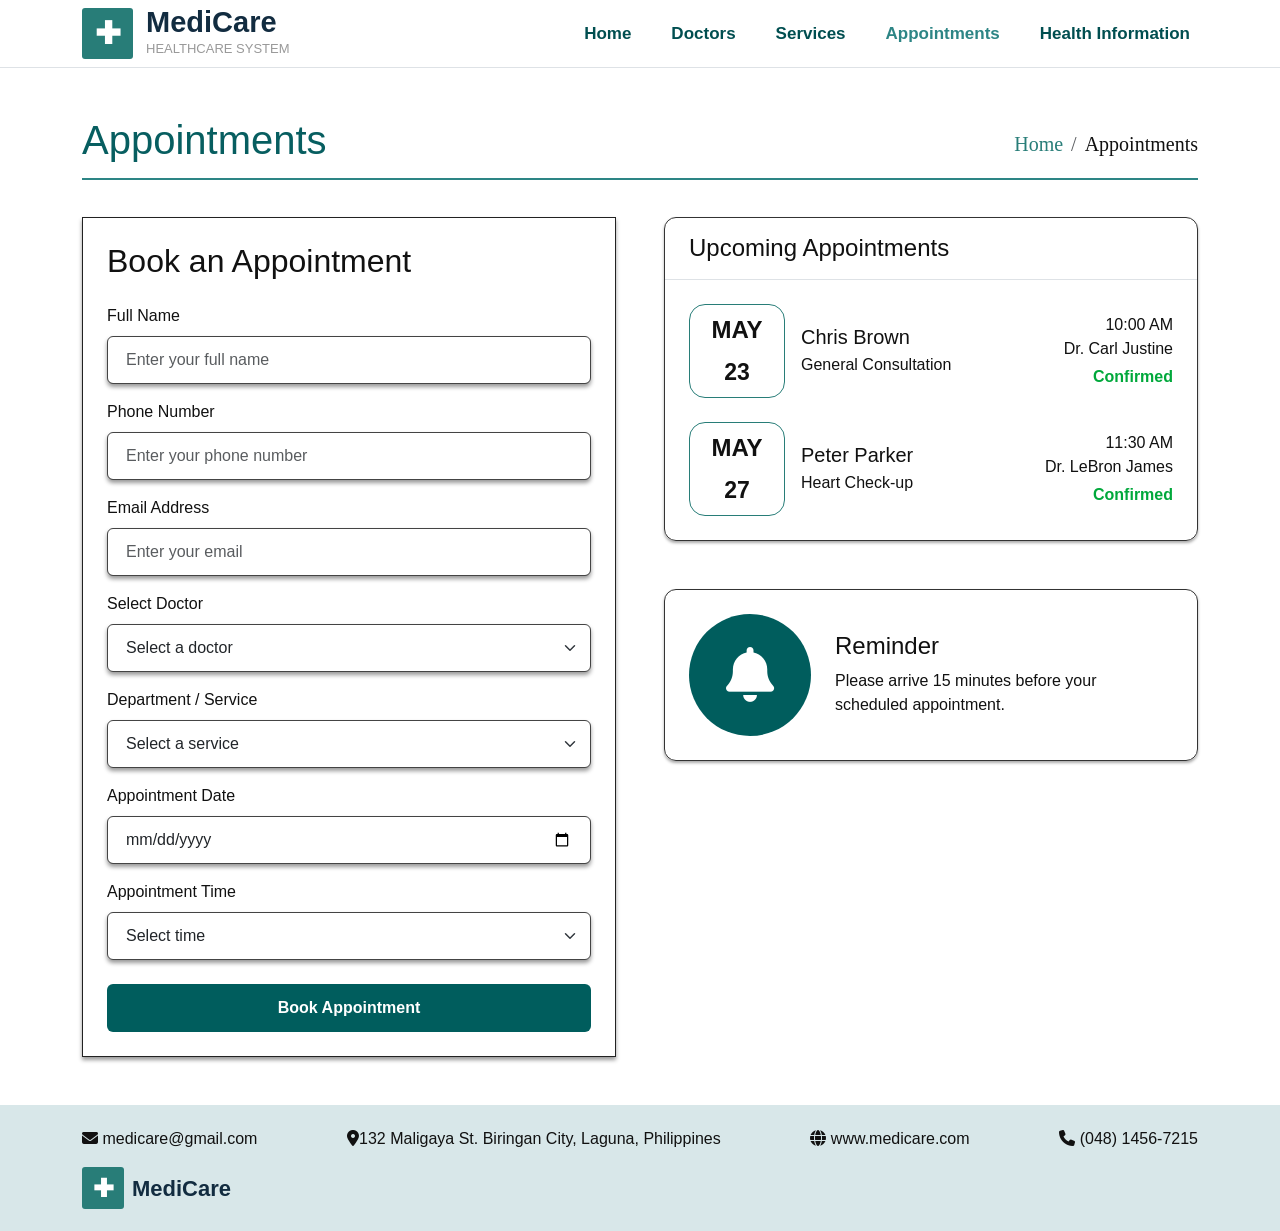
<file: appointments.html>
<!doctype html>
<html lang="en">
  <head>
    <meta charset="UTF-8" />
    <meta name="viewport" content="width=device-width, initial-scale=1.0" />
    <title>MediCare | Appointments</title>
    <link
      href="https://cdn.jsdelivr.net/npm/bootstrap@5.3.3/dist/css/bootstrap.min.css"
      rel="stylesheet"
    />
    <link
      rel="stylesheet"
      href="https://cdnjs.cloudflare.com/ajax/libs/font-awesome/6.5.2/css/all.min.css"
    />
    <link rel="stylesheet" href="style.css" />
  </head>
  <body class="d-flex flex-column min-vh-100">
    <nav class="navbar navbar-expand-lg bg-white border-bottom">
      <div class="container">
        <a class="brand" href="index.html">
          <span class="brand-mark">✚</span>
          <span><strong>MediCare</strong><small>HEALTHCARE SYSTEM</small></span>
        </a>
        <button
          class="navbar-toggler"
          type="button"
          data-bs-toggle="collapse"
          data-bs-target="#mainNav"
          aria-controls="mainNav"
          aria-expanded="false"
          aria-label="Toggle navigation"
        >
          <span class="navbar-toggler-icon"></span>
        </button>
        <div class="collapse navbar-collapse justify-content-end" id="mainNav">
          <ul class="navbar-nav gap-lg-4">
            <li class="nav-item">
              <a class="nav-link" href="index.html">Home</a>
            </li>
            <li class="nav-item">
              <a class="nav-link" href="doctors.html">Doctors</a>
            </li>
            <li class="nav-item">
              <a class="nav-link" href="services.html">Services</a>
            </li>
            <li class="nav-item">
              <a class="nav-link active" href="appointments.html"
                >Appointments</a
              >
            </li>
            <li class="nav-item">
              <a class="nav-link" href="health-information.html"
                >Health Information</a
              >
            </li>
          </ul>
        </div>
      </div>
    </nav>

    <main class="container py-5 flex-grow-1">
      <div
        class="page-heading d-flex justify-content-between align-items-center flex-wrap gap-2"
      >
        <h1>Appointments</h1>
        <nav aria-label="breadcrumb">
          <ol class="breadcrumb mb-0">
            <li class="breadcrumb-item"><a href="index.html">Home</a></li>
            <li class="breadcrumb-item active" aria-current="page">
              Appointments
            </li>
          </ol>
        </nav>
      </div>

      <div class="row g-5">
        <div class="col-lg-6">
          <form class="appointment-form p-4" id="appointmentForm">
            <h2 class="mb-4">Book an Appointment</h2>

            <div class="mb-3">
              <label class="form-label">Full Name</label>
              <input
                id="fullName"
                type="text"
                class="form-control"
                placeholder="Enter your full name"
                required
              />
            </div>
            <div class="mb-3">
              <label class="form-label">Phone Number</label>
              <input
                id="phone"
                type="tel"
                class="form-control"
                placeholder="Enter your phone number"
                required
              />
            </div>
            <div class="mb-3">
              <label class="form-label">Email Address</label>
              <input
                id="email"
                type="email"
                class="form-control"
                placeholder="Enter your email"
                required
              />
            </div>
            <div class="mb-3">
              <label class="form-label">Select Doctor</label>
              <select class="form-select" required>
                <option value="">Select a doctor</option>
                <option>Dr. Carl Justine</option>
                <option>Dr. Johnny Sins</option>
                <option>Dr. Brian Carlo</option>
                <option>Dr. John Yuri</option>
                <option>Dr. LeBron James</option>
                <option>Dr. Cris Jerome</option>
              </select>
            </div>
            <div class="mb-3">
              <label class="form-label">Department / Service</label>
              <select class="form-select" required>
                <option value="">Select a service</option>
                <option>Consultation</option>
                <option>Laboratory</option>
                <option>Pharmacy</option>
                <option>Health Check-Up</option>
                <option>Emergency Care</option>
              </select>
            </div>
            <div class="mb-3">
              <label class="form-label">Appointment Date</label>
              <input type="date" class="form-control" required />
            </div>
            <div class="mb-4">
              <label class="form-label">Appointment Time</label>
              <select class="form-select" required>
                <option value="">Select time</option>
                <option>09:00 AM</option>
                <option>10:00 AM</option>
                <option>11:30 AM</option>
                <option>01:00 PM</option>
                <option>02:30 PM</option>
                <option>04:00 PM</option>
              </select>
            </div>
            <button class="btn submit-btn w-100" type="submit">
              Book Appointment
            </button>
          </form>
        </div>

        <div class="col-lg-6 d-flex flex-column gap-5">
          <section class="upcoming box">
            <h2 class="fs-4 px-4 py-3 border-bottom m-0">
              Upcoming Appointments
            </h2>
            <div class="p-4 d-flex flex-column gap-4">
              <div class="row align-items-center g-3">
                <div class="col-auto">
                  <div class="date-badge"><strong>MAY</strong><b>23</b></div>
                </div>
                <div class="col">
                  <h3 class="fs-5 mb-1">Chris Brown</h3>
                  <p class="mb-0">General Consultation</p>
                </div>
                <div class="col-auto text-end">
                  <p class="mb-1">10:00 AM<br />Dr. Carl Justine</p>
                  <strong class="confirmed">Confirmed</strong>
                </div>
              </div>
              <div class="row align-items-center g-3">
                <div class="col-auto">
                  <div class="date-badge"><strong>MAY</strong><b>27</b></div>
                </div>
                <div class="col">
                  <h3 class="fs-5 mb-1">Peter Parker</h3>
                  <p class="mb-0">Heart Check-up</p>
                </div>
                <div class="col-auto text-end">
                  <p class="mb-1">11:30 AM<br />Dr. LeBron James</p>
                  <strong class="confirmed">Confirmed</strong>
                </div>
              </div>
            </div>
          </section>

          <section
            class="reminder box p-4 d-flex align-items-center gap-4 flex-wrap flex-sm-nowrap"
          >
            <div class="bell"><i class="fa-solid fa-bell"></i></div>
            <div>
              <h2 class="fs-4">Reminder</h2>
              <p class="mb-0">
                Please arrive 15 minutes before your scheduled appointment.
              </p>
            </div>
          </section>
        </div>
      </div>
    </main>

    <footer class="footer">
      <div class="container">
        <div class="footer-inner">
          <div class="footer-item">
            <i class="fa-solid fa-envelope"></i> medicare@gmail.com
          </div>
          <div class="footer-item">
            <i class="fa-solid fa-location-dot"></i>132 Maligaya St. Biringan
            City, Laguna, Philippines
          </div>
          <div class="footer-item">
            <i class="fa-solid fa-globe"></i> www.medicare.com
          </div>
          <div class="footer-item">
            <i class="fa-solid fa-phone"></i> (048) 1456-7215
          </div>
          <div class="footer-item footer-brand">
            <span class="brand-mark">✚</span><strong>MediCare</strong>
          </div>
        </div>
      </div>
    </footer>

    <script src="https://cdn.jsdelivr.net/npm/bootstrap@5.3.3/dist/js/bootstrap.bundle.min.js"></script>
  </body>
</html>
</file>
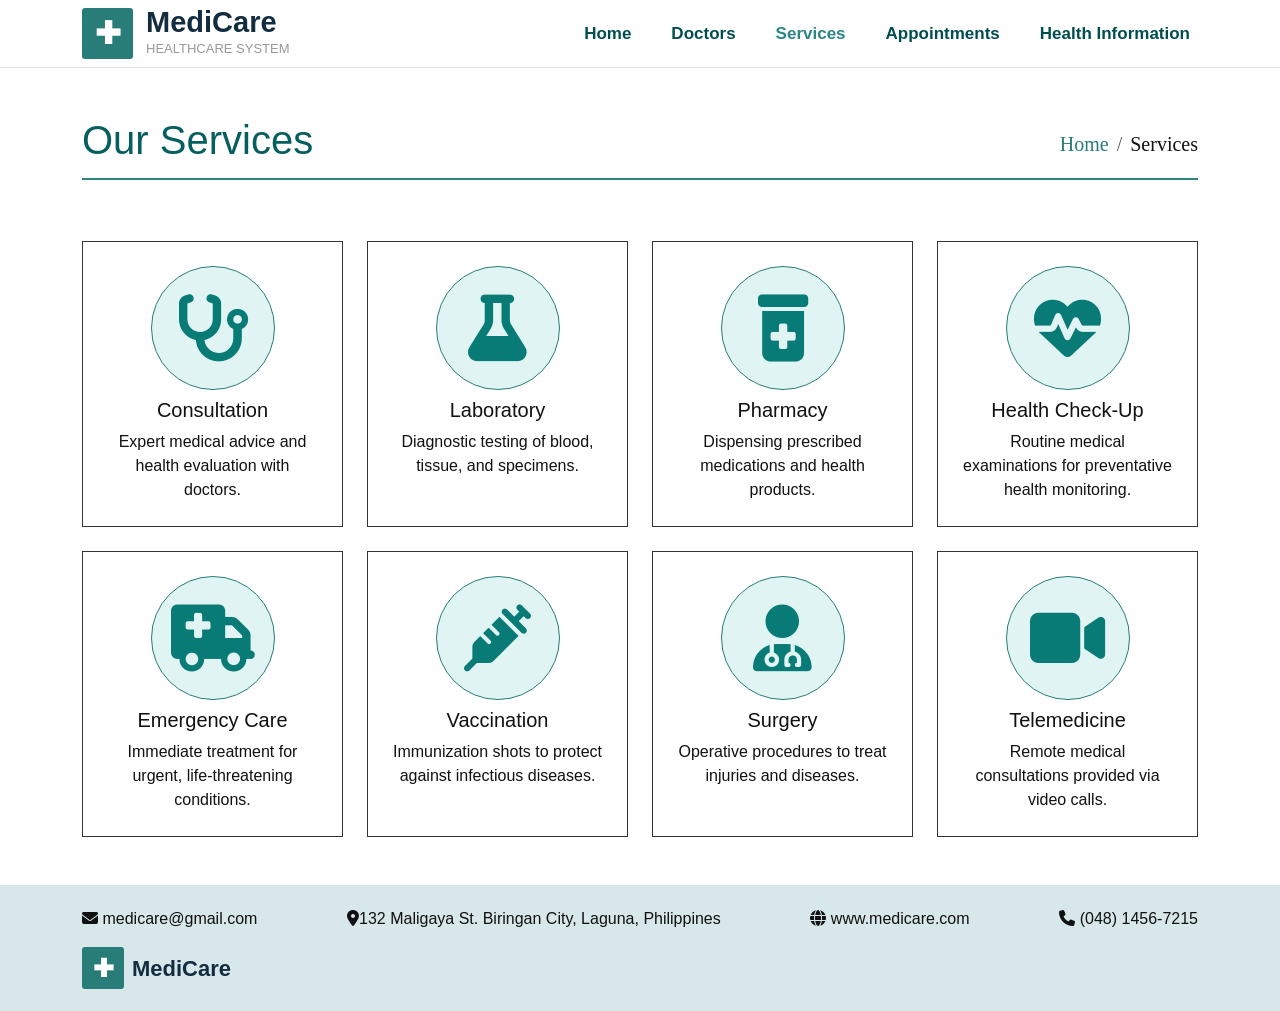
<file: services.html>
<!doctype html>
<html lang="en">
  <head>
    <meta charset="UTF-8" />
    <meta name="viewport" content="width=device-width, initial-scale=1.0" />
    <title>MediCare | Services</title>
    <link
      href="https://cdn.jsdelivr.net/npm/bootstrap@5.3.3/dist/css/bootstrap.min.css"
      rel="stylesheet"
    />
    <link
      rel="stylesheet"
      href="https://cdnjs.cloudflare.com/ajax/libs/font-awesome/6.5.2/css/all.min.css"
    />
    <link rel="stylesheet" href="style.css" />
  </head>
  <body class="d-flex flex-column min-vh-100">
    <nav class="navbar navbar-expand-lg bg-white border-bottom">
      <div class="container">
        <a class="brand" href="index.html">
          <span class="brand-mark">✚</span>
          <span><strong>MediCare</strong><small>HEALTHCARE SYSTEM</small></span>
        </a>
        <button
          class="navbar-toggler"
          type="button"
          data-bs-toggle="collapse"
          data-bs-target="#mainNav"
          aria-controls="mainNav"
          aria-expanded="false"
          aria-label="Toggle navigation"
        >
          <span class="navbar-toggler-icon"></span>
        </button>
        <div class="collapse navbar-collapse justify-content-end" id="mainNav">
          <ul class="navbar-nav gap-lg-4">
            <li class="nav-item">
              <a class="nav-link" href="index.html">Home</a>
            </li>
            <li class="nav-item">
              <a class="nav-link" href="doctors.html">Doctors</a>
            </li>
            <li class="nav-item">
              <a class="nav-link active" href="services.html">Services</a>
            </li>
            <li class="nav-item">
              <a class="nav-link" href="appointments.html">Appointments</a>
            </li>
            <li class="nav-item">
              <a class="nav-link" href="health-information.html"
                >Health Information</a
              >
            </li>
          </ul>
        </div>
      </div>
    </nav>

    <main class="container py-5">
      <div
        class="page-heading d-flex justify-content-between align-items-center flex-wrap gap-2"
      >
        <h1>Our Services</h1>
        <nav aria-label="breadcrumb">
          <ol class="breadcrumb mb-0">
            <li class="breadcrumb-item"><a href="index.html">Home</a></li>
            <li class="breadcrumb-item active" aria-current="page">Services</li>
          </ol>
        </nav>
      </div>

      <section class="row g-4 pt-4">
        <div class="col-md-6 col-lg-3">
          <article class="service-card text-center p-4 h-100">
            <div class="round-icon">
              <i class="fa-solid fa-stethoscope"></i>
            </div>
            <h2 class="fs-5 mt-2">Consultation</h2>
            <p class="mb-0">
              Expert medical advice and health evaluation with doctors.
            </p>
          </article>
        </div>
        <div class="col-md-6 col-lg-3">
          <article class="service-card text-center p-4 h-100">
            <div class="round-icon"><i class="fa-solid fa-flask"></i></div>
            <h2 class="fs-5 mt-2">Laboratory</h2>
            <p class="mb-0">
              Diagnostic testing of blood, tissue, and specimens.
            </p>
          </article>
        </div>
        <div class="col-md-6 col-lg-3">
          <article class="service-card text-center p-4 h-100">
            <div class="round-icon">
              <i class="fa-solid fa-prescription-bottle-medical"></i>
            </div>
            <h2 class="fs-5 mt-2">Pharmacy</h2>
            <p class="mb-0">
              Dispensing prescribed medications and health products.
            </p>
          </article>
        </div>
        <div class="col-md-6 col-lg-3">
          <article class="service-card text-center p-4 h-100">
            <div class="round-icon">
              <i class="fa-solid fa-heart-pulse"></i>
            </div>
            <h2 class="fs-5 mt-2">Health Check-Up</h2>
            <p class="mb-0">
              Routine medical examinations for preventative health monitoring.
            </p>
          </article>
        </div>
        <div class="col-md-6 col-lg-3">
          <article class="service-card text-center p-4 h-100">
            <div class="round-icon">
              <i class="fa-solid fa-truck-medical"></i>
            </div>
            <h2 class="fs-5 mt-2">Emergency Care</h2>
            <p class="mb-0">
              Immediate treatment for urgent, life-threatening conditions.
            </p>
          </article>
        </div>
        <div class="col-md-6 col-lg-3">
          <article class="service-card text-center p-4 h-100">
            <div class="round-icon"><i class="fa-solid fa-syringe"></i></div>
            <h2 class="fs-5 mt-2">Vaccination</h2>
            <p class="mb-0">
              Immunization shots to protect against infectious diseases.
            </p>
          </article>
        </div>
        <div class="col-md-6 col-lg-3">
          <article class="service-card text-center p-4 h-100">
            <div class="round-icon">
              <i class="fa-solid fa-user-doctor"></i>
            </div>
            <h2 class="fs-5 mt-2">Surgery</h2>
            <p class="mb-0">
              Operative procedures to treat injuries and diseases.
            </p>
          </article>
        </div>
        <div class="col-md-6 col-lg-3">
          <article class="service-card text-center p-4 h-100">
            <div class="round-icon"><i class="fa-solid fa-video"></i></div>
            <h2 class="fs-5 mt-2">Telemedicine</h2>
            <p class="mb-0">
              Remote medical consultations provided via video calls.
            </p>
          </article>
        </div>
      </section>
    </main>

    <footer class="footer">
      <div class="container">
        <div class="footer-inner">
          <div class="footer-item">
            <i class="fa-solid fa-envelope"></i> medicare@gmail.com
          </div>
          <div class="footer-item">
            <i class="fa-solid fa-location-dot"></i>132 Maligaya St. Biringan
            City, Laguna, Philippines
          </div>
          <div class="footer-item">
            <i class="fa-solid fa-globe"></i> www.medicare.com
          </div>
          <div class="footer-item">
            <i class="fa-solid fa-phone"></i> (048) 1456-7215
          </div>
          <div class="footer-item footer-brand">
            <span class="brand-mark">✚</span><strong>MediCare</strong>
          </div>
        </div>
      </div>
    </footer>

    <script src="https://cdn.jsdelivr.net/npm/bootstrap@5.3.3/dist/js/bootstrap.bundle.min.js"></script>
  </body>
</html>
</file>
<file: style.css>
:root {
  --mc-teal: #2d8585;
  --mc-teal-dark: #075e60;
  --mc-teal-deep: #005d5d;
  --mc-teal-brand: #287d78;
  --mc-teal-light: #e1f3f3;
  --mc-navy: #122c40;
}

body {
  font-family: Arial, Helvetica, sans-serif;
  color: #111;
}

/* ---------- Brand / Logo ---------- */
.brand {
  display: flex;
  align-items: center;
  gap: 13px;
  text-decoration: none;
  color: var(--mc-navy);
}
.brand-mark {
  display: inline-flex;
  align-items: center;
  justify-content: center;
  width: 51px;
  height: 51px;
  background: var(--mc-teal-brand);
  color: #fff;
  border-radius: 3px;
  font-size: 31px;
  font-weight: 700;
  line-height: 1;
  flex-shrink: 0;
}
.brand strong {
  display: block;
  font-size: 29px;
  line-height: 27px;
}
.brand small {
  display: block;
  color: #999;
  font-size: 13px;
  margin-top: 3px;
}

.navbar .nav-link {
  color: #004e50;
  font-weight: 700;
  font-size: 17px;
}
.navbar .nav-link:hover,
.navbar .nav-link.active {
  color: var(--mc-teal);
}

/* ---------- Buttons (teal theme) ---------- */
.btn-mc {
  background: var(--mc-teal);
  color: #fff;
  border: 2px solid var(--mc-teal);
  padding: 12px 28px;
  font-size: 19px;
}
.btn-mc:hover {
  background: var(--mc-teal-dark);
  border-color: var(--mc-teal-dark);
  color: #fff;
}

.btn-mc-outline {
  background: #fff;
  color: #111;
  border: 2px solid var(--mc-teal);
  padding: 12px 28px;
  font-size: 19px;
}
.btn-mc-outline:hover {
  background: var(--mc-teal);
  color: #fff;
}

.small-btn {
  background: #fff;
  border: 1px solid var(--mc-teal-dark);
  color: var(--mc-teal-brand);
  padding: 7px 22px;
  font-size: 15px;
  text-decoration: none;
  display: inline-block;
}
.small-btn:hover {
  background: var(--mc-teal-brand);
  color: #fff;
}

/* ---------- Page heading ---------- */
.page-heading {
  border-bottom: 2px solid var(--mc-teal);
  padding-bottom: 6px;
  margin-bottom: 37px;
}
.page-heading h1 {
  color: var(--mc-teal-dark);
  font-weight: 400;
}

/* ---------- Hero ---------- */
.hero {
  padding-top: 40px;
  padding-bottom: 32px;
}
.hero h1 {
  font-size: clamp(2.25rem, 5vw + 1rem, 3.875rem);
  line-height: 1.15;
  font-weight: 400;
  letter-spacing: -1px;
  overflow-wrap: break-word;
}
.hero h1 span {
  color: var(--mc-teal);
}
.hero p {
  line-height: 1.45;
  margin: 23px 0 42px;
  max-width: 570px;
}
.hero-image-wrap {
  position: relative;
}
.hero-image-wrap img {
  width: 100%;
  aspect-ratio: 4 / 3;
  object-fit: cover;
  border-radius: 10px;
  display: block;
}

/* ---------- Section title ---------- */
.section-title {
  text-align: center;
  font-weight: 400;
  margin-bottom: 38px;
}

/* ---------- Service highlight cards (home) ---------- */
.home-services {
  border-top: 5px solid var(--mc-teal);
  padding: 27px 0 40px;
}
.highlight-card {
  border: 3px solid var(--mc-teal);
  text-align: center;
  padding: 16px 20px 28px;
  text-decoration: none;
  color: #111;
  height: 100%;
  display: block;
  overflow-wrap: break-word;
}
.highlight-card h3 {
  color: var(--mc-teal-brand);
  margin: 4px 0 11px;
}
.highlight-card p {
  line-height: 1.4;
}
.service-icon {
  display: flex;
  align-items: center;
  justify-content: center;
  margin: 0 auto 8px;
  width: 125px;
  height: 125px;
  border-radius: 50%;
  border: 1px solid var(--mc-teal-brand);
  background: var(--mc-teal-light);
  color: #087b77;
  font-size: 72px;
}

/* ---------- Round icons (services page) ---------- */
.round-icon {
  width: 124px;
  height: 124px;
  border-radius: 50%;
  background: #e0f4f4;
  border: 1px solid var(--mc-teal-brand);
  color: #087b77;
  display: flex;
  align-items: center;
  justify-content: center;
  font-size: 67px;
  margin: 0 auto 8px;
}

/* ---------- Service cards ---------- */
.service-card {
  border: 1px solid #333;
}

/* ---------- Doctor cards ---------- */
.doctor-card {
  border: 1px solid #55b7b7;
  box-shadow: 0 3px 4px #bbb;
  text-align: center;
}
.doctor-card img {
  width: 104px;
  height: 104px;
  border: 1px solid #777;
  border-radius: 50%;
  object-fit: cover;
}
.doctor-card h2 {
  font-size: 20px;
}
.doctor-card h3 {
  font-size: 16px;
  font-weight: 400;
}
.doctor-card p {
  font-size: 14px;
  line-height: 1.3;
}

/* ---------- Doctor profile ---------- */
.doctor-profile {
  border: 1px solid #55b7b7;
  border-radius: 12px;
  box-shadow: 0 3px 4px #bbb;
}
.profile-image img {
  width: 100%;
  height: 380px;
  object-fit: cover;
  border-radius: 10px;
  border: 1px solid #777;
}
.profile-info h2 {
  color: var(--mc-teal-dark);
}
.profile-info h3 {
  color: var(--mc-teal-brand);
  font-weight: 700;
  margin-top: 20px;
}
.profile-info p {
  color: #555;
  line-height: 1.7;
}

.back-btn {
  background: #fff;
  color: var(--mc-teal-dark);
  border: 1px solid var(--mc-teal-dark);
  padding: 7px 22px;
  font-size: 15px;
  text-decoration: none;
  display: inline-block;
}
.back-btn:hover {
  background: var(--mc-teal-dark);
  color: #fff;
}

/* ---------- Appointment form ---------- */
.appointment-form {
  border: 1px solid #222;
  box-shadow: 0 3px 4px #999;
}
.appointment-form label {
  display: block;
}
.appointment-form input,
.appointment-form select {
  height: 48px;
  margin-top: 4px;
  border: 1px solid #444;
  box-shadow: 0 3px 4px #999;
  padding: 0 18px;
}
.submit-btn {
  border: 0;
  background: var(--mc-teal-deep);
  color: #fff;
  font-weight: 700;
  height: 48px;
}
.submit-btn:hover {
  background: var(--mc-teal-dark);
  color: #fff;
}

/* ---------- Appointment side boxes ---------- */
.box {
  border: 1px solid #333;
  border-radius: 12px;
  box-shadow: 0 2px 3px #aaa;
}
.date-badge {
  border: 1px solid var(--mc-teal-brand);
  border-radius: 16px;
  width: 96px;
  height: 94px;
  display: flex;
  flex-direction: column;
  align-items: center;
  justify-content: center;
  flex-shrink: 0;
}
.date-badge strong {
  font-size: 24px;
}
.date-badge b {
  font-size: 23px;
  margin-top: 7px;
}
.confirmed {
  color: #00a83b;
}

.bell {
  width: 122px;
  height: 122px;
  border-radius: 50%;
  background: var(--mc-teal-deep);
  color: #fff;
  display: flex;
  align-items: center;
  justify-content: center;
  font-size: 55px;
  flex-shrink: 0;
}

/* ---------- Articles ---------- */
.article-card {
  border: 1px solid #333;
  border-radius: 11px;
  overflow: hidden;
  height: 100%;
}
.article-card img {
  width: 100%;
  height: 160px;
  object-fit: cover;
  display: block;
}
.article-body {
  padding: 17px 14px 23px;
}
.read-btn {
  background: var(--mc-teal-deep);
  color: #fff;
  text-decoration: none;
  padding: 10px 27px;
  border-radius: 5px;
  display: inline-block;
}
.read-btn:hover {
  background: var(--mc-teal-dark);
  color: #fff;
}

/* ---------- Category buttons ---------- */
.category-btn {
  height: 57px;
  background: #fff;
  border: 3px solid var(--mc-teal-dark);
  box-shadow: 0 3px 4px #999;
  font-weight: 700;
}
.category-btn:hover {
  background: var(--mc-teal-dark);
  color: #fff;
}

/* ---------- Footer ---------- */
.footer {
  background: #d8e7e9;
  padding: 22px 4%;
}
.footer-inner {
  display: flex;
  flex-wrap: wrap;
  align-items: center;
  justify-content: space-between;
  gap: 16px 32px;
}
.footer-item {
  white-space: nowrap;
}
.footer-brand {
  display: inline-flex;
  align-items: center;
  gap: 8px;
  color: var(--mc-navy);
  font-size: 22px;
}
.footer-brand .brand-mark {
  width: 42px;
  height: 42px;
  font-size: 25px;
  line-height: 1;
  flex-shrink: 0;
}

/* ---------- Breadcrumb Design ---------- */
.page-heading .breadcrumb {
  margin-bottom: 0;
  font-family: Georgia, serif;
  font-size: 20px;
}
.page-heading .breadcrumb a {
  color: var(--mc-teal-brand);
  text-decoration: none;
}
.page-heading .breadcrumb a:hover {
  color: var(--mc-teal-dark);
  text-decoration: underline;
}
.page-heading .breadcrumb-item.active {
  color: #111;
}
</file>
